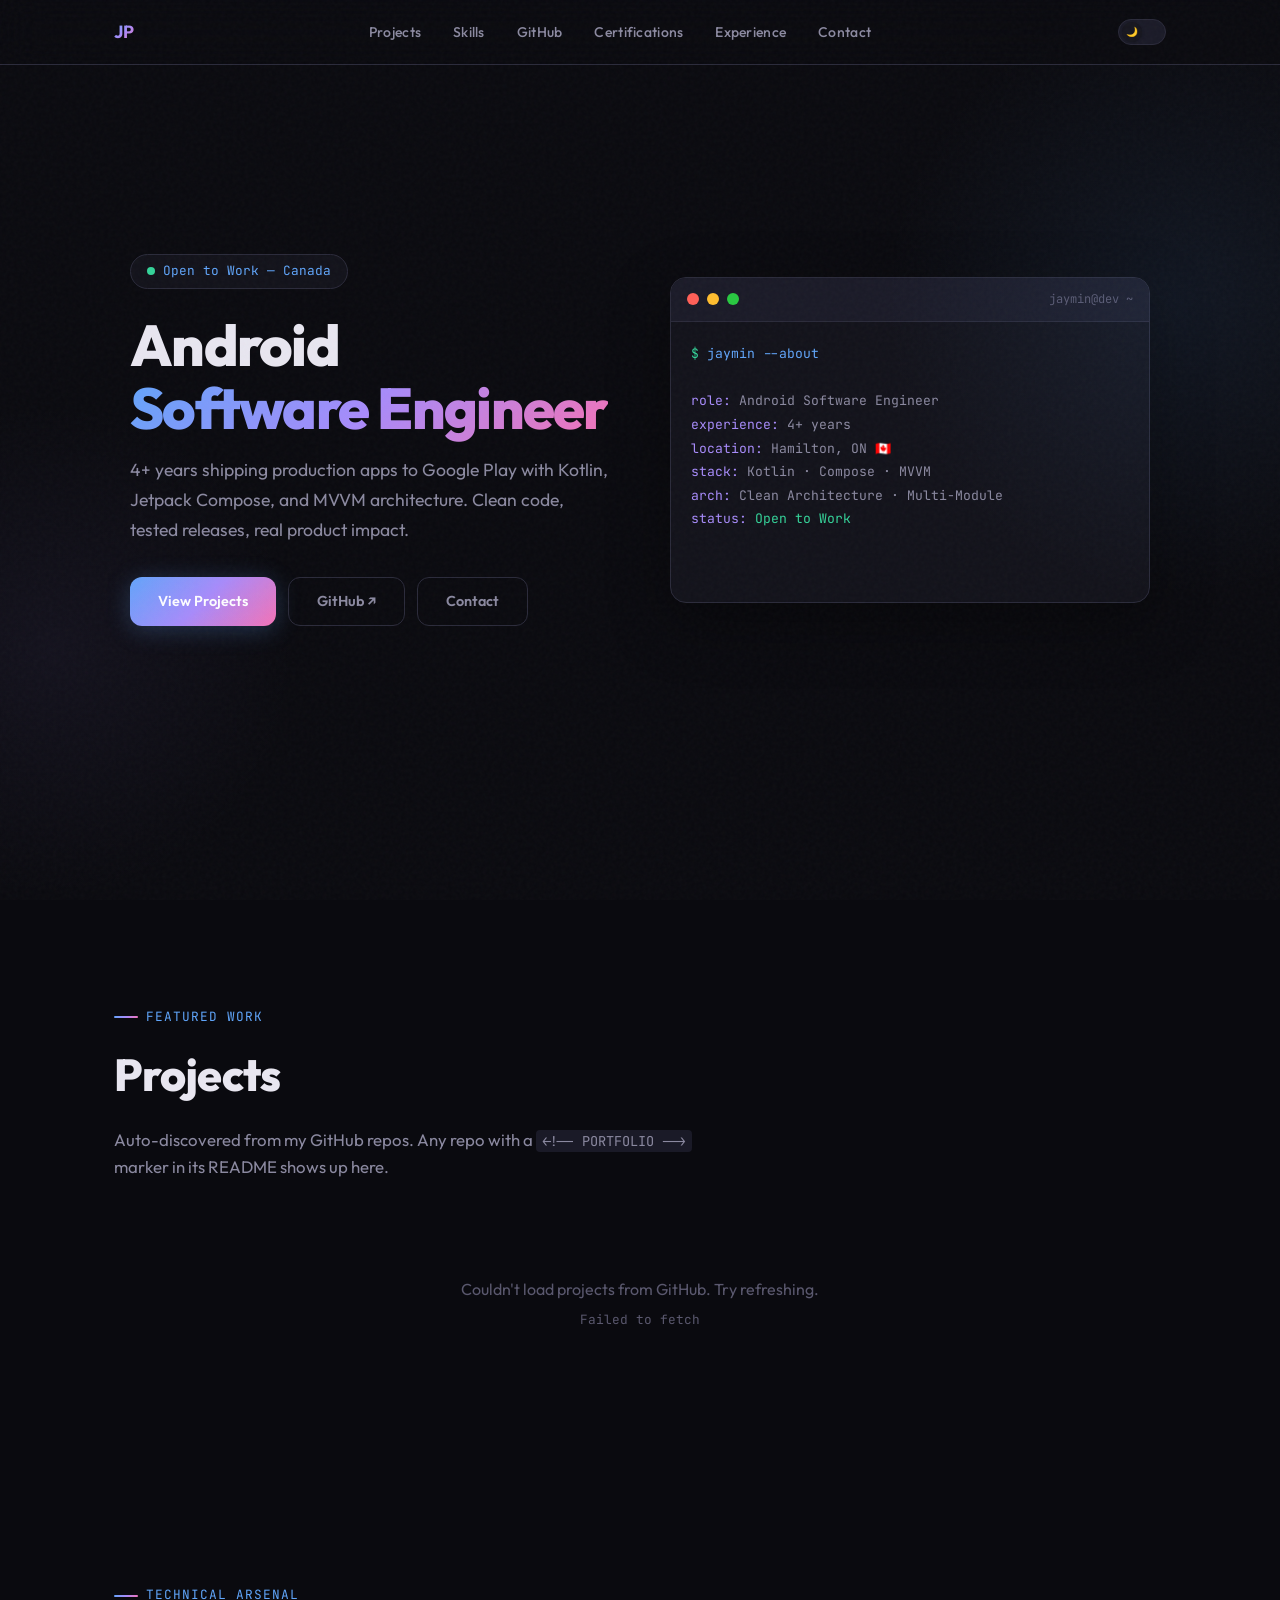
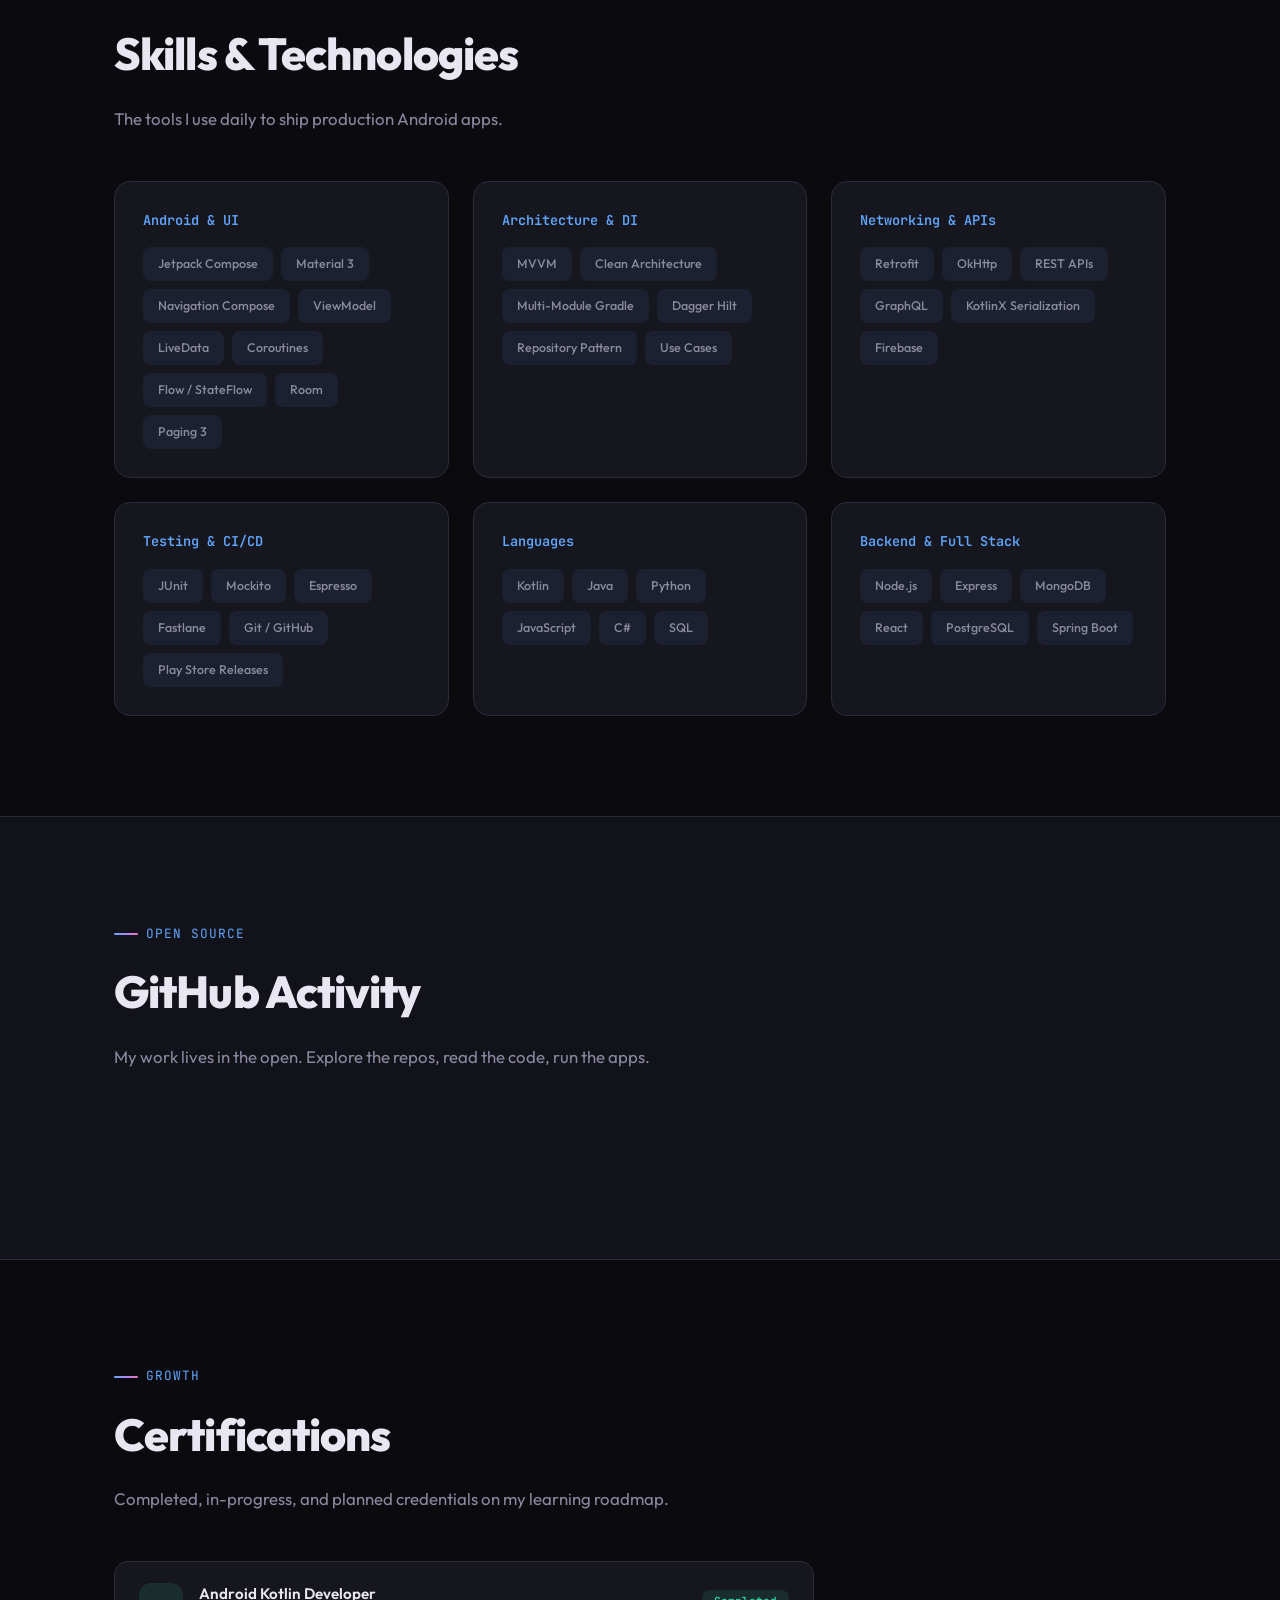
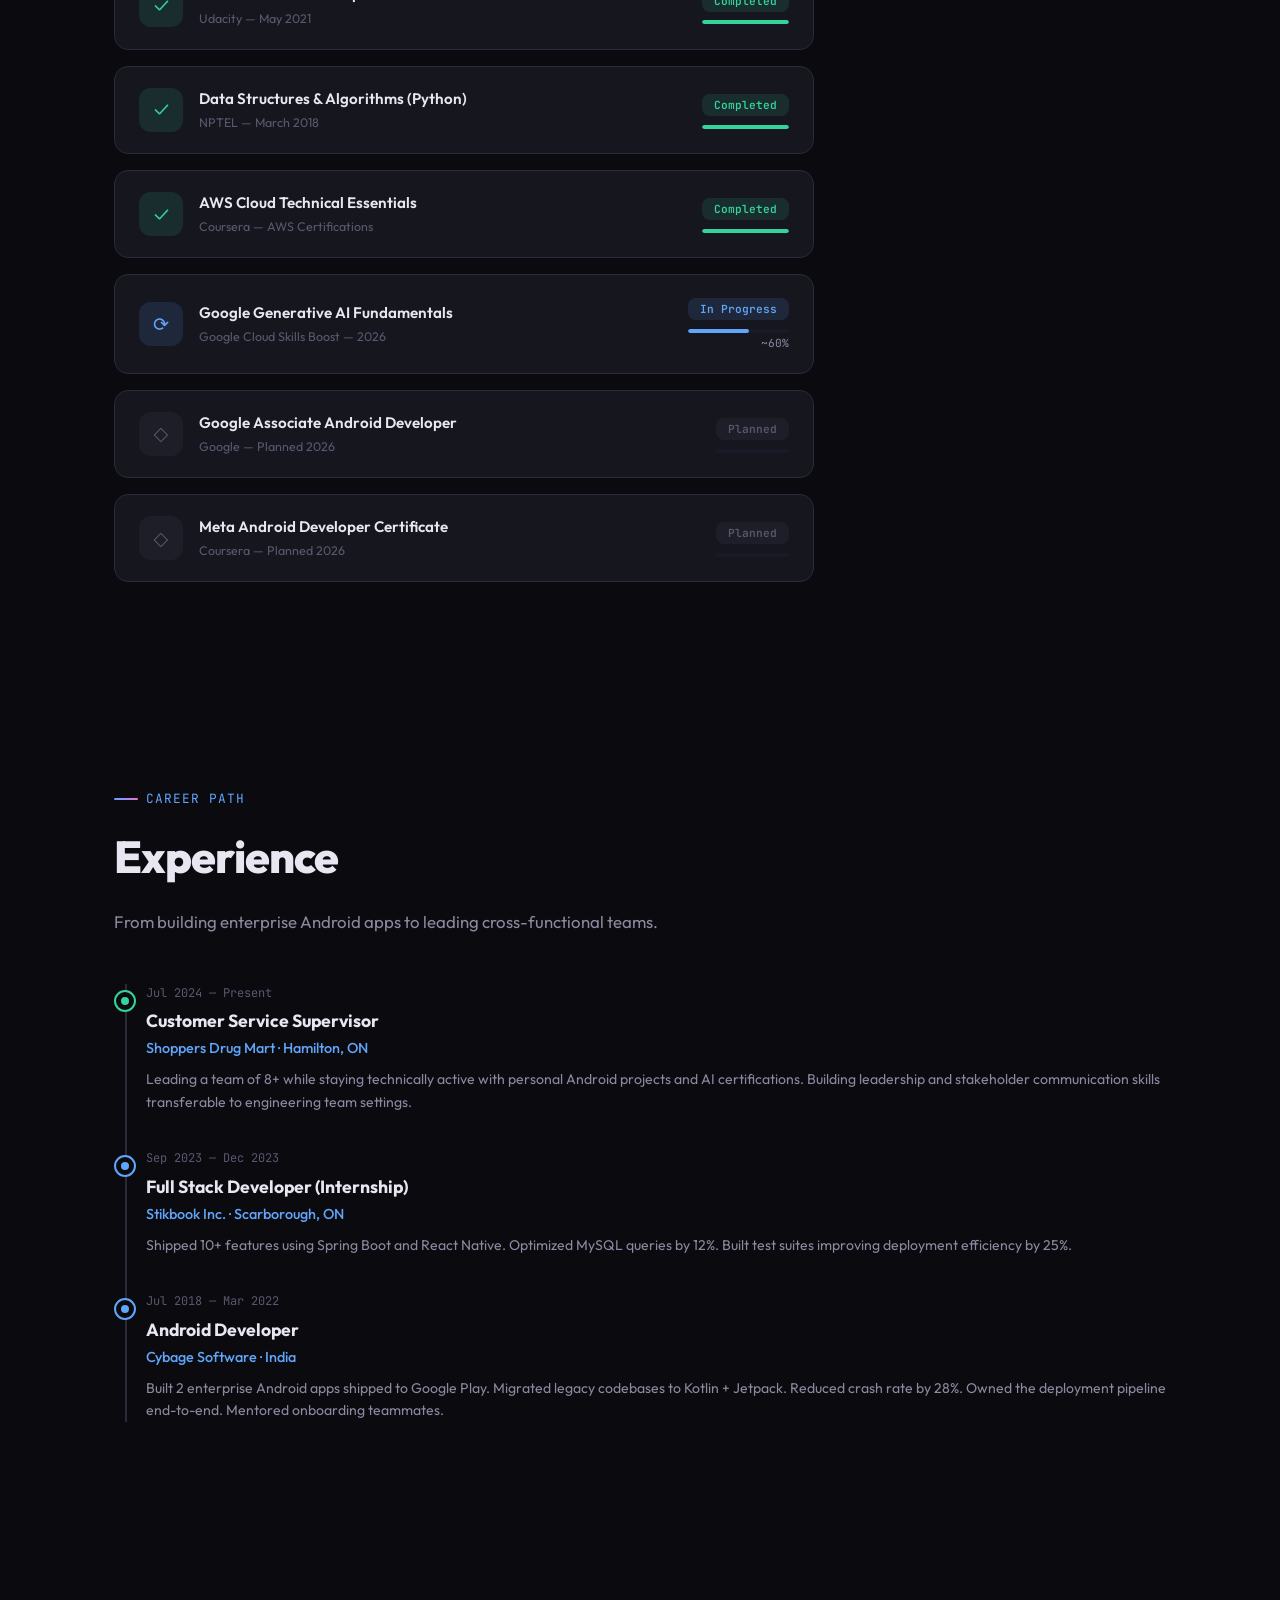
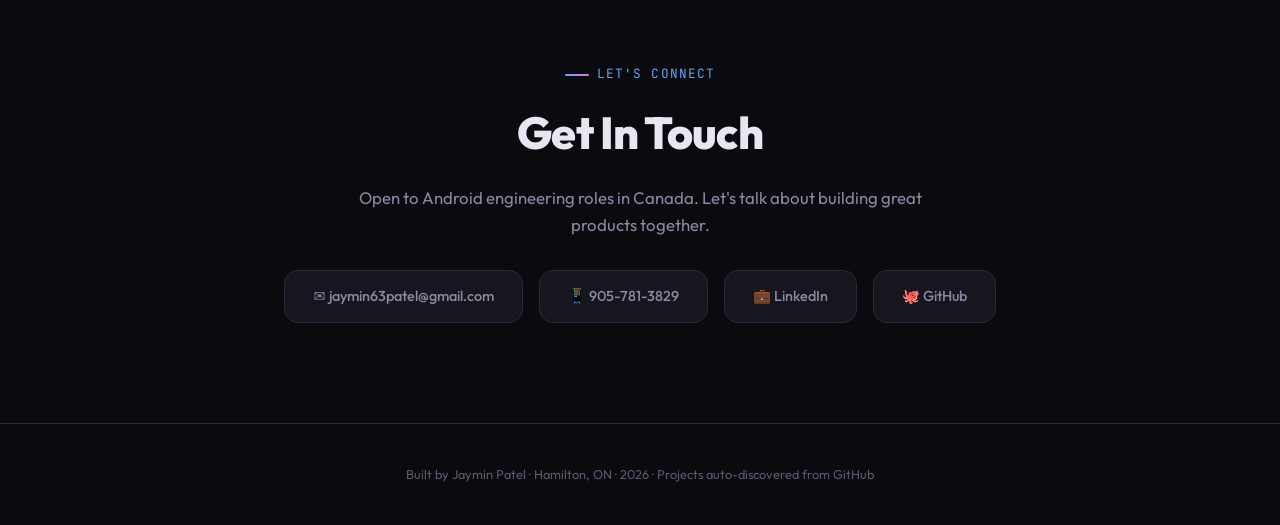
<file: index.html>
<!DOCTYPE html>
<html lang="en">
<head>
  <meta charset="UTF-8">
  <meta name="viewport" content="width=device-width, initial-scale=1.0">
  <title>Jaymin Patel — Android Software Engineer</title>
  <meta name="description" content="Android Software Engineer with 4+ years shipping production apps with Kotlin, Jetpack Compose, and MVVM architecture.">
  <link rel="preconnect" href="https://fonts.googleapis.com">
  <link href="https://fonts.googleapis.com/css2?family=JetBrains+Mono:wght@400;600&family=Outfit:wght@300;400;500;600;700;800&display=swap" rel="stylesheet">

<style>
  *, *::before, *::after {
    box-sizing: border-box;
    margin: 0;
    padding: 0;
  }

  :root {
    --bg: #0a0a0f;
    --bg2: #12121a;
    --bg3: #1a1a27;
    --text: #e8e6f0;
    --text-dim: #8b89a0;
    --text-muted: #5a586e;
    --blue: #60a5fa;
    --purple: #a78bfa;
    --green: #34d399;
    --gradient: linear-gradient(135deg, #60a5fa 0%, #a78bfa 50%, #f472b6 100%);
    --card: #16161f;
    --border: #2a2a3a;
    --font: 'Outfit', system-ui, sans-serif;
    --mono: 'JetBrains Mono', monospace;
  }

  /* light mode overrides — everything flips through the same variables */
  .light {
    --bg: #f5f5f7;
    --bg2: #eeeef0;
    --bg3: #e4e4e8;
    --text: #1a1a2e;
    --text-dim: #4a4a5e;
    --text-muted: #7a7a8e;
    --blue: #2563eb;
    --purple: #7c3aed;
    --green: #059669;
    --gradient: linear-gradient(135deg, #2563eb 0%, #7c3aed 50%, #db2777 100%);
    --card: #ffffff;
    --border: #d4d4d8;
  }

  /* tone down the grain in light mode */
  .light body::before { opacity: 0.015; }

  /* --- theme toggle switch --- */
  .theme-toggle {
    position: relative;
    width: 48px;
    height: 26px;
    background: var(--bg3);
    border-radius: 999px;
    border: 1px solid var(--border);
    cursor: pointer;
    transition: background .3s;
    margin-left: 12px;
    flex-shrink: 0;
  }
  .theme-toggle::before {
    content: '🌙';
    position: absolute;
    top: 2px; left: 3px;
    width: 20px; height: 20px;
    background: var(--card);
    border-radius: 50%;
    transition: transform .3s, background .3s;
    display: flex;
    align-items: center;
    justify-content: center;
    font-size: .6rem;
    box-shadow: 0 1px 3px rgba(0,0,0,.2);
  }
  .light .theme-toggle { background: var(--blue); }
  .light .theme-toggle::before {
    content: '☀️';
    transform: translateX(21px);
  }

  html {
    scroll-behavior: smooth;
    scrollbar-width: thin;
    scrollbar-color: var(--blue) var(--bg);
  }

  body {
    font-family: var(--font);
    background: var(--bg);
    color: var(--text);
    line-height: 1.6;
    overflow-x: hidden;
  }

  /* subtle grain texture */
  body::before {
    content: '';
    position: fixed;
    inset: 0;
    background: url("data:image/svg+xml,%3Csvg viewBox='0 0 256 256' xmlns='http://www.w3.org/2000/svg'%3E%3Cfilter id='n'%3E%3CfeTurbulence type='fractalNoise' baseFrequency='0.9' numOctaves='4' stitchTiles='stitch'/%3E%3C/filter%3E%3Crect width='100%25' height='100%25' filter='url(%23n)' opacity='0.03'/%3E%3C/svg%3E");
    pointer-events: none;
    z-index: 9999;
  }

  a { color: var(--blue); text-decoration: none; transition: color .2s; }
  a:hover { color: var(--purple); }

  .container { max-width: 1100px; margin: 0 auto; padding: 0 24px; }
  section { padding: 100px 0; }

  /* --- Nav --- */
  nav {
    position: fixed;
    top: 0; left: 0; right: 0;
    z-index: 100;
    backdrop-filter: blur(20px);
    background: rgba(10, 10, 15, .8);
    border-bottom: 1px solid var(--border);
    transition: background .3s;
  }
  .light nav {
    background: rgba(245, 245, 247, .85);
  }
  nav .container {
    display: flex;
    align-items: center;
    justify-content: space-between;
    height: 64px;
  }
  .nav-logo {
    font-weight: 700;
    font-size: 1.1rem;
    background: var(--gradient);
    -webkit-background-clip: text;
    -webkit-text-fill-color: transparent;
  }
  .nav-links { display: flex; gap: 32px; list-style: none; }
  .nav-links a {
    color: var(--text-dim);
    font-size: .875rem;
    font-weight: 500;
    letter-spacing: .02em;
  }
  .nav-links a:hover { color: var(--text); }
  .nav-toggle {
    display: none;
    background: none;
    border: none;
    color: var(--text);
    font-size: 1.5rem;
    cursor: pointer;
  }

  /* --- Hero --- */
  .hero {
    min-height: 100vh;
    display: flex;
    align-items: center;
    position: relative;
    padding-top: 80px;
  }
  /* background glow blobs */
  .hero::before {
    content: '';
    position: absolute;
    top: 0; right: -200px;
    width: 600px; height: 600px;
    background: radial-gradient(circle, rgba(96,165,250,.08) 0%, transparent 70%);
    pointer-events: none;
  }
  .hero::after {
    content: '';
    position: absolute;
    bottom: 0; left: -200px;
    width: 500px; height: 500px;
    background: radial-gradient(circle, rgba(167,139,250,.06) 0%, transparent 70%);
    pointer-events: none;
  }
  .hero-content {
    display: grid;
    grid-template-columns: 1fr 1fr;
    gap: 60px;
    align-items: center;
  }
  .hero-badge {
    display: inline-flex;
    align-items: center;
    gap: 8px;
    padding: 6px 16px;
    border-radius: 999px;
    border: 1px solid var(--border);
    background: var(--bg2);
    font-size: .8rem;
    color: var(--blue);
    margin-bottom: 24px;
    font-family: var(--mono);
  }
  .hero-badge .dot {
    width: 8px; height: 8px;
    border-radius: 50%;
    background: var(--green);
    animation: pulse 2s infinite;
  }
  @keyframes pulse { 0%, 100% { opacity: 1; } 50% { opacity: .4; } }

  .hero h1 {
    font-size: clamp(2.4rem, 5vw, 3.6rem);
    font-weight: 800;
    line-height: 1.1;
    margin-bottom: 16px;
    letter-spacing: -.03em;
  }
  .hero h1 .grad {
    background: var(--gradient);
    -webkit-background-clip: text;
    -webkit-text-fill-color: transparent;
  }
  .hero-sub {
    font-size: 1.1rem;
    color: var(--text-dim);
    line-height: 1.7;
    margin-bottom: 32px;
    max-width: 480px;
  }
  .hero-links { display: flex; gap: 12px; flex-wrap: wrap; }

  /* buttons */
  .btn {
    display: inline-flex;
    align-items: center;
    gap: 8px;
    padding: 12px 28px;
    border-radius: 12px;
    font-weight: 600;
    font-size: .9rem;
    transition: all .25s;
    border: none;
    cursor: pointer;
  }
  .btn-primary {
    background: var(--gradient);
    color: #fff;
    box-shadow: 0 4px 24px rgba(96,165,250,.25);
  }
  .btn-primary:hover {
    transform: translateY(-2px);
    box-shadow: 0 8px 32px rgba(96,165,250,.35);
    -webkit-text-fill-color: #fff;
  }
  .btn-ghost {
    background: transparent;
    border: 1px solid var(--border);
    color: var(--text-dim);
  }
  .btn-ghost:hover { border-color: var(--blue); color: var(--blue); }

  /* --- Terminal --- */
  .terminal {
    background: var(--bg2);
    border: 1px solid var(--border);
    border-radius: 16px;
    overflow: hidden;
    font-family: var(--mono);
    font-size: .82rem;
    box-shadow: 0 20px 60px rgba(0,0,0,.4);
  }
  .terminal-bar {
    display: flex;
    align-items: center;
    gap: 8px;
    padding: 12px 16px;
    background: var(--bg3);
    border-bottom: 1px solid var(--border);
  }
  .terminal-dot { width: 12px; height: 12px; border-radius: 50%; }
  .terminal-bar span { color: var(--text-muted); font-size: .75rem; margin-left: auto; }
  .terminal-body { padding: 20px; line-height: 1.8; min-height: 280px; }
  .terminal-body .prompt { color: var(--green); }
  .terminal-body .cmd { color: var(--blue); }
  .terminal-body .out { color: var(--text-dim); }
  .terminal-body .val { color: var(--purple); }
  .blinker {
    display: inline-block;
    width: 8px; height: 16px;
    background: var(--blue);
    animation: blink 1s step-end infinite;
    vertical-align: middle;
  }
  @keyframes blink { 0%, 100% { opacity: 1; } 50% { opacity: 0; } }

  /* --- Section headings --- */
  .label {
    display: inline-flex;
    align-items: center;
    gap: 8px;
    font-family: var(--mono);
    font-size: .8rem;
    color: var(--blue);
    letter-spacing: .08em;
    text-transform: uppercase;
    margin-bottom: 12px;
  }
  .label::before {
    content: '';
    width: 24px; height: 2px;
    background: var(--gradient);
    border-radius: 4px;
  }
  .section-title {
    font-size: clamp(1.8rem, 4vw, 2.8rem);
    font-weight: 800;
    letter-spacing: -.02em;
    margin-bottom: 16px;
  }
  .section-desc {
    color: var(--text-dim);
    max-width: 600px;
    font-size: 1.05rem;
    margin-bottom: 48px;
  }

  /* --- Project cards (filled from github) --- */
  .projects-loading {
    text-align: center;
    padding: 60px 0;
    color: var(--text-muted);
    font-family: var(--mono);
    font-size: .85rem;
  }
  .spinner {
    width: 32px; height: 32px;
    border: 3px solid var(--border);
    border-top-color: var(--blue);
    border-radius: 50%;
    animation: spin .8s linear infinite;
    margin: 0 auto 16px;
  }
  @keyframes spin { to { transform: rotate(360deg); } }

  .project-card {
    display: grid;
    grid-template-columns: 1fr 1fr;
    gap: 48px;
    align-items: center;
    padding: 48px;
    background: var(--card);
    border: 1px solid var(--border);
    border-radius: 20px;
    margin-bottom: 32px;
    transition: border-color .3s;
    opacity: 0;
    transform: translateY(30px);
    animation: cardUp .5s ease-out forwards;
  }
  .project-card:hover { border-color: var(--blue); }
  .project-card:nth-child(even) { direction: rtl; }
  .project-card:nth-child(even) > * { direction: ltr; }
  @keyframes cardUp { to { opacity: 1; transform: translateY(0); } }

  .project-num { font-family: var(--mono); font-size: .75rem; color: var(--text-muted); margin-bottom: 8px; }
  .project-title { font-size: 1.6rem; font-weight: 700; margin-bottom: 8px; }
  .project-subtitle { color: var(--blue); font-size: .85rem; font-weight: 500; margin-bottom: 16px; }
  .project-desc { color: var(--text-dim); font-size: .92rem; margin-bottom: 20px; line-height: 1.7; }
  .project-tags { display: flex; flex-wrap: wrap; gap: 6px; margin-bottom: 20px; }
  .tag {
    padding: 4px 12px;
    border-radius: 8px;
    font-size: .75rem;
    font-weight: 500;
    background: rgba(96,165,250,.1);
    color: var(--blue);
    border: 1px solid rgba(96,165,250,.15);
  }
  .project-meta { font-family: var(--mono); font-size: .75rem; color: var(--text-muted); margin-bottom: 12px; }

  /* phone mockup */
  .phone-mockup { position: relative; width: 260px; margin: 0 auto; }
  .phone-frame {
    background: var(--bg3);
    border: 3px solid var(--border);
    border-radius: 32px;
    padding: 12px;
    aspect-ratio: 9/18;
    overflow: hidden;
    box-shadow: 0 20px 60px rgba(0,0,0,.3);
  }
  .phone-notch {
    width: 100px; height: 24px;
    background: var(--bg2);
    border-radius: 0 0 16px 16px;
    margin: 0 auto 8px;
  }
  .phone-screen { border-radius: 20px; overflow: hidden; height: calc(100% - 32px); }
  .screen-inner { width: 100%; height: 100%; display: flex; flex-direction: column; font-size: .65rem; }
  .screen-bar {
    padding: 8px 12px;
    display: flex;
    align-items: center;
    justify-content: space-between;
    font-weight: 600;
    font-size: .7rem;
  }
  .screen-body { flex: 1; padding: 8px 12px; overflow: hidden; }
  .screen-row {
    padding: 6px 8px;
    background: rgba(255,255,255,.04);
    border-radius: 6px;
    margin-bottom: 4px;
    font-size: .55rem;
  }
  .screen-row b { display: block; margin-bottom: 1px; }

  /* --- Skills --- */
  .skills-grid {
    display: grid;
    grid-template-columns: repeat(auto-fit, minmax(300px, 1fr));
    gap: 24px;
  }
  .skill-group {
    padding: 28px;
    background: var(--card);
    border: 1px solid var(--border);
    border-radius: 16px;
  }
  .skill-group-title {
    font-size: .85rem;
    font-weight: 600;
    color: var(--blue);
    margin-bottom: 16px;
    font-family: var(--mono);
  }
  .skill-group-items { display: flex; flex-wrap: wrap; gap: 8px; }
  .chip {
    padding: 6px 14px;
    border-radius: 8px;
    font-size: .78rem;
    font-weight: 500;
    background: rgba(96,165,250,.08);
    color: var(--text-dim);
    border: 1px solid transparent;
    transition: all .2s;
  }
  .chip:hover { border-color: var(--blue); color: var(--blue); }

  /* --- GitHub --- */
  .gh-section {
    background: var(--bg2);
    border-top: 1px solid var(--border);
    border-bottom: 1px solid var(--border);
  }
  .gh-stats {
    display: grid;
    grid-template-columns: repeat(auto-fit, minmax(160px, 1fr));
    gap: 20px;
    margin-bottom: 40px;
  }
  .gh-stat {
    padding: 24px;
    background: var(--card);
    border: 1px solid var(--border);
    border-radius: 16px;
    text-align: center;
  }
  .gh-stat-num {
    font-size: 2rem;
    font-weight: 800;
    background: var(--gradient);
    -webkit-background-clip: text;
    -webkit-text-fill-color: transparent;
  }
  .gh-stat-label { color: var(--text-muted); font-size: .82rem; margin-top: 4px; }

  .gh-profile {
    padding: 28px;
    background: var(--card);
    border: 1px solid var(--border);
    border-radius: 16px;
    display: flex;
    align-items: center;
    gap: 24px;
    margin-bottom: 32px;
  }
  .gh-avatar {
    width: 72px; height: 72px;
    border-radius: 50%;
    border: 3px solid var(--blue);
    object-fit: cover;
  }
  .gh-profile-info h3 { font-size: 1.2rem; font-weight: 700; }
  .gh-profile-info p { color: var(--text-dim); font-size: .88rem; }
  .gh-username { font-family: var(--mono); color: var(--blue); font-size: .82rem; }

  .gh-repos {
    display: grid;
    grid-template-columns: repeat(auto-fit, minmax(300px, 1fr));
    gap: 16px;
  }
  .gh-repo-card {
    padding: 20px;
    background: var(--card);
    border: 1px solid var(--border);
    border-radius: 12px;
    transition: border-color .3s;
  }
  .gh-repo-card:hover { border-color: var(--blue); }
  .gh-repo-card h4 { font-weight: 600; font-size: .95rem; color: var(--blue); margin-bottom: 4px; }
  .gh-repo-card p { font-size: .82rem; color: var(--text-dim); margin-bottom: 12px; line-height: 1.5; }
  .gh-repo-footer {
    display: flex;
    align-items: center;
    gap: 16px;
    font-size: .75rem;
    color: var(--text-muted);
  }
  .lang-dot {
    width: 10px; height: 10px;
    border-radius: 50%;
    display: inline-block;
    margin-right: 4px;
  }

  /* --- Certs --- */
  .cert-list { display: grid; gap: 16px; max-width: 700px; }
  .cert {
    padding: 20px 24px;
    background: var(--card);
    border: 1px solid var(--border);
    border-radius: 14px;
    display: grid;
    grid-template-columns: auto 1fr auto;
    gap: 16px;
    align-items: center;
    transition: border-color .3s;
  }
  .cert:hover { border-color: var(--blue); }
  .cert-icon {
    width: 44px; height: 44px;
    border-radius: 12px;
    display: flex;
    align-items: center;
    justify-content: center;
    font-size: 1.2rem;
  }
  .cert-icon.done { background: rgba(52,211,153,.12); color: var(--green); }
  .cert-icon.wip { background: rgba(96,165,250,.12); color: var(--blue); }
  .cert-icon.soon { background: rgba(90,88,110,.12); color: var(--text-muted); }
  .cert-info h4 { font-size: .95rem; font-weight: 600; margin-bottom: 2px; }
  .cert-info p { font-size: .78rem; color: var(--text-muted); }
  .cert-right { text-align: right; }
  .cert-badge {
    padding: 4px 12px;
    border-radius: 8px;
    font-size: .7rem;
    font-weight: 600;
    font-family: var(--mono);
  }
  .cert-badge.done { background: rgba(52,211,153,.12); color: var(--green); }
  .cert-badge.wip { background: rgba(96,165,250,.12); color: var(--blue); }
  .cert-badge.soon { background: rgba(90,88,110,.12); color: var(--text-muted); }
  .progress-track {
    height: 4px;
    background: var(--bg3);
    border-radius: 4px;
    overflow: hidden;
    margin-top: 8px;
  }
  .progress-fill {
    height: 100%;
    border-radius: 4px;
    transition: width 1.5s ease-out;
  }
  .progress-fill.done { width: 100%; background: var(--green); }
  .progress-fill.wip { background: var(--blue); }
  .progress-fill.soon { width: 0; background: var(--text-muted); }
  .progress-label { font-size: .7rem; color: var(--text-dim); font-family: var(--mono); margin-top: 2px; }

  /* --- Timeline --- */
  .timeline { position: relative; padding-left: 32px; }
  .timeline::before {
    content: '';
    position: absolute;
    left: 11px; top: 0; bottom: 0;
    width: 2px;
    background: var(--border);
  }
  .tl-item { position: relative; margin-bottom: 36px; }
  .tl-dot {
    position: absolute;
    left: -32px; top: 6px;
    width: 22px; height: 22px;
    border-radius: 50%;
    background: var(--bg);
    border: 2px solid var(--blue);
    display: flex;
    align-items: center;
    justify-content: center;
  }
  .tl-dot::after {
    content: '';
    width: 8px; height: 8px;
    border-radius: 50%;
    background: var(--blue);
  }
  .tl-item.now .tl-dot { border-color: var(--green); }
  .tl-item.now .tl-dot::after { background: var(--green); }
  .tl-date { font-family: var(--mono); font-size: .75rem; color: var(--text-muted); margin-bottom: 4px; }
  .tl-title { font-size: 1.1rem; font-weight: 700; margin-bottom: 2px; }
  .tl-company { color: var(--blue); font-size: .9rem; font-weight: 500; margin-bottom: 8px; }
  .tl-desc { color: var(--text-dim); font-size: .88rem; line-height: 1.6; }

  /* --- Contact --- */
  .contact { text-align: center; }
  .contact-links {
    display: flex;
    justify-content: center;
    gap: 16px;
    flex-wrap: wrap;
    margin-top: 32px;
  }
  .contact-link {
    display: flex;
    align-items: center;
    gap: 8px;
    padding: 14px 28px;
    background: var(--card);
    border: 1px solid var(--border);
    border-radius: 14px;
    color: var(--text-dim);
    font-weight: 500;
    font-size: .9rem;
    transition: all .25s;
  }
  .contact-link:hover {
    border-color: var(--blue);
    color: var(--blue);
    transform: translateY(-2px);
  }
  footer {
    padding: 40px 0;
    text-align: center;
    border-top: 1px solid var(--border);
    color: var(--text-muted);
    font-size: .8rem;
  }

  /* scroll reveal */
  .reveal {
    opacity: 0;
    transform: translateY(30px);
    transition: opacity .6s ease-out, transform .6s ease-out;
  }
  .reveal.in { opacity: 1; transform: translateY(0); }

  /* --- Mobile --- */
  @media (max-width: 768px) {
    .nav-links {
      display: none;
      position: absolute;
      top: 64px; left: 0; right: 0;
      background: var(--bg2);
      flex-direction: column;
      padding: 24px;
      gap: 20px;
      border-bottom: 1px solid var(--border);
    }
    .nav-links.open { display: flex; }
    .light .nav-links { background: var(--bg); }
    .nav-toggle { display: block; }
    .hero-content { grid-template-columns: 1fr; text-align: center; }
    .hero-sub { margin: 0 auto 32px; }
    .hero-links { justify-content: center; }
    .phone-mockup { width: 200px; }
    .project-card { grid-template-columns: 1fr; padding: 24px; }
    .project-card:nth-child(even) { direction: ltr; }
    .skills-grid { grid-template-columns: 1fr; }
    .gh-profile { flex-direction: column; text-align: center; }
    .cert { grid-template-columns: 1fr; text-align: center; }
    .cert-icon { margin: 0 auto; }
    .cert-right { text-align: center; }
    section { padding: 60px 0; }
  }
</style>
</head>
<body>

<!-- Nav -->
<nav>
  <div class="container">
    <a href="#" class="nav-logo">JP</a>
    <button class="nav-toggle" onclick="document.querySelector('.nav-links').classList.toggle('open')" aria-label="Menu">&#9776;</button>
    <ul class="nav-links">
      <li><a href="#projects" onclick="this.closest('.nav-links').classList.remove('open')">Projects</a></li>
      <li><a href="#skills" onclick="this.closest('.nav-links').classList.remove('open')">Skills</a></li>
      <li><a href="#github" onclick="this.closest('.nav-links').classList.remove('open')">GitHub</a></li>
      <li><a href="#certs" onclick="this.closest('.nav-links').classList.remove('open')">Certifications</a></li>
      <li><a href="#experience" onclick="this.closest('.nav-links').classList.remove('open')">Experience</a></li>
      <li><a href="#contact" onclick="this.closest('.nav-links').classList.remove('open')">Contact</a></li>
    </ul>
    <div class="theme-toggle" id="theme-toggle" onclick="toggleTheme()" title="Toggle light/dark mode"></div>
  </div>
</nav>

<!-- Hero -->
<section class="hero">
  <div class="container">
    <div class="hero-content">
      <div>
        <div class="hero-badge"><span class="dot"></span> Open to Work — Canada</div>
        <h1>Android<br><span class="grad">Software Engineer</span></h1>
        <p class="hero-sub">4+ years shipping production apps to Google Play with Kotlin, Jetpack Compose, and MVVM architecture. Clean code, tested releases, real product impact.</p>
        <div class="hero-links">
          <a href="#projects" class="btn btn-primary">View Projects</a>
          <a href="https://github.com/jayminpatel12" target="_blank" class="btn btn-ghost">GitHub ↗</a>
          <a href="mailto:jaymin63patel@gmail.com" class="btn btn-ghost">Contact</a>
        </div>
      </div>
      <div>
        <div class="terminal">
          <div class="terminal-bar">
            <div class="terminal-dot" style="background:#ff5f57"></div>
            <div class="terminal-dot" style="background:#ffbd2e"></div>
            <div class="terminal-dot" style="background:#28c840"></div>
            <span>jaymin@dev ~</span>
          </div>
          <div class="terminal-body" id="term"></div>
        </div>
      </div>
    </div>
  </div>
</section>

<!-- Projects — these get filled in from GitHub -->
<section id="projects">
  <div class="container">
    <div class="label">Featured Work</div>
    <h2 class="section-title">Projects</h2>
    <p class="section-desc">Auto-discovered from my GitHub repos. Any repo with a <code style="background:var(--bg3);padding:2px 6px;border-radius:4px;font-family:var(--mono);font-size:.85rem">&lt;!-- PORTFOLIO --&gt;</code> marker in its README shows up here.</p>
    <div id="projects-root">
      <div class="projects-loading"><div class="spinner"></div>Loading projects from GitHub...</div>
    </div>
  </div>
</section>

<!-- Skills -->
<section id="skills">
  <div class="container">
    <div class="label">Technical Arsenal</div>
    <h2 class="section-title">Skills & Technologies</h2>
    <p class="section-desc">The tools I use daily to ship production Android apps.</p>
    <div class="skills-grid reveal">
      <div class="skill-group">
        <div class="skill-group-title">Android & UI</div>
        <div class="skill-group-items">
          <span class="chip">Jetpack Compose</span><span class="chip">Material 3</span><span class="chip">Navigation Compose</span><span class="chip">ViewModel</span><span class="chip">LiveData</span><span class="chip">Coroutines</span><span class="chip">Flow / StateFlow</span><span class="chip">Room</span><span class="chip">Paging 3</span>
        </div>
      </div>
      <div class="skill-group">
        <div class="skill-group-title">Architecture & DI</div>
        <div class="skill-group-items">
          <span class="chip">MVVM</span><span class="chip">Clean Architecture</span><span class="chip">Multi-Module Gradle</span><span class="chip">Dagger Hilt</span><span class="chip">Repository Pattern</span><span class="chip">Use Cases</span>
        </div>
      </div>
      <div class="skill-group">
        <div class="skill-group-title">Networking & APIs</div>
        <div class="skill-group-items">
          <span class="chip">Retrofit</span><span class="chip">OkHttp</span><span class="chip">REST APIs</span><span class="chip">GraphQL</span><span class="chip">KotlinX Serialization</span><span class="chip">Firebase</span>
        </div>
      </div>
      <div class="skill-group">
        <div class="skill-group-title">Testing & CI/CD</div>
        <div class="skill-group-items">
          <span class="chip">JUnit</span><span class="chip">Mockito</span><span class="chip">Espresso</span><span class="chip">Fastlane</span><span class="chip">Git / GitHub</span><span class="chip">Play Store Releases</span>
        </div>
      </div>
      <div class="skill-group">
        <div class="skill-group-title">Languages</div>
        <div class="skill-group-items">
          <span class="chip">Kotlin</span><span class="chip">Java</span><span class="chip">Python</span><span class="chip">JavaScript</span><span class="chip">C#</span><span class="chip">SQL</span>
        </div>
      </div>
      <div class="skill-group">
        <div class="skill-group-title">Backend & Full Stack</div>
        <div class="skill-group-items">
          <span class="chip">Node.js</span><span class="chip">Express</span><span class="chip">MongoDB</span><span class="chip">React</span><span class="chip">PostgreSQL</span><span class="chip">Spring Boot</span>
        </div>
      </div>
    </div>
  </div>
</section>

<!-- GitHub — also filled dynamically -->
<section id="github" class="gh-section">
  <div class="container">
    <div class="label">Open Source</div>
    <h2 class="section-title">GitHub Activity</h2>
    <p class="section-desc">My work lives in the open. Explore the repos, read the code, run the apps.</p>
    <div id="gh-profile-root"></div>
    <div class="gh-stats reveal" id="gh-stats-root"></div>
    <div class="gh-repos reveal" id="gh-repos-root"></div>
  </div>
</section>

<!-- Certifications -->
<section id="certs">
  <div class="container">
    <div class="label">Growth</div>
    <h2 class="section-title">Certifications</h2>
    <p class="section-desc">Completed, in-progress, and planned credentials on my learning roadmap.</p>
    <div class="cert-list reveal">

      <div class="cert">
        <div class="cert-icon done">✓</div>
        <div class="cert-info"><h4>Android Kotlin Developer</h4><p>Udacity — May 2021</p></div>
        <div class="cert-right"><span class="cert-badge done">Completed</span><div class="progress-track"><div class="progress-fill done"></div></div></div>
      </div>

      <div class="cert">
        <div class="cert-icon done">✓</div>
        <div class="cert-info"><h4>Data Structures & Algorithms (Python)</h4><p>NPTEL — March 2018</p></div>
        <div class="cert-right"><span class="cert-badge done">Completed</span><div class="progress-track"><div class="progress-fill done"></div></div></div>
      </div>

      <div class="cert">
        <div class="cert-icon done">✓</div>
        <div class="cert-info"><h4>AWS Cloud Technical Essentials</h4><p>Coursera — AWS Certifications</p></div>
        <div class="cert-right"><span class="cert-badge done">Completed</span><div class="progress-track"><div class="progress-fill done"></div></div></div>
      </div>

      <div class="cert">
        <div class="cert-icon wip">⟳</div>
        <div class="cert-info"><h4>Google Generative AI Fundamentals</h4><p>Google Cloud Skills Boost — 2026</p></div>
        <div class="cert-right">
          <span class="cert-badge wip">In Progress</span>
          <div class="progress-track"><div class="progress-fill wip" data-w="60"></div></div>
          <div class="progress-label">~60%</div>
        </div>
      </div>

      <div class="cert">
        <div class="cert-icon soon">◇</div>
        <div class="cert-info"><h4>Google Associate Android Developer</h4><p>Google — Planned 2026</p></div>
        <div class="cert-right"><span class="cert-badge soon">Planned</span><div class="progress-track"><div class="progress-fill soon" data-w="0"></div></div></div>
      </div>

      <div class="cert">
        <div class="cert-icon soon">◇</div>
        <div class="cert-info"><h4>Meta Android Developer Certificate</h4><p>Coursera — Planned 2026</p></div>
        <div class="cert-right"><span class="cert-badge soon">Planned</span><div class="progress-track"><div class="progress-fill soon" data-w="0"></div></div></div>
      </div>

    </div>
  </div>
</section>

<!-- Experience -->
<section id="experience">
  <div class="container">
    <div class="label">Career Path</div>
    <h2 class="section-title">Experience</h2>
    <p class="section-desc">From building enterprise Android apps to leading cross-functional teams.</p>
    <div class="timeline reveal">
      <div class="tl-item now">
        <div class="tl-dot"></div>
        <div class="tl-date">Jul 2024 — Present</div>
        <div class="tl-title">Customer Service Supervisor</div>
        <div class="tl-company">Shoppers Drug Mart · Hamilton, ON</div>
        <div class="tl-desc">Leading a team of 8+ while staying technically active with personal Android projects and AI certifications. Building leadership and stakeholder communication skills transferable to engineering team settings.</div>
      </div>
      <div class="tl-item">
        <div class="tl-dot"></div>
        <div class="tl-date">Sep 2023 — Dec 2023</div>
        <div class="tl-title">Full Stack Developer (Internship)</div>
        <div class="tl-company">Stikbook Inc. · Scarborough, ON</div>
        <div class="tl-desc">Shipped 10+ features using Spring Boot and React Native. Optimized MySQL queries by 12%. Built test suites improving deployment efficiency by 25%.</div>
      </div>
      <div class="tl-item">
        <div class="tl-dot"></div>
        <div class="tl-date">Jul 2018 — Mar 2022</div>
        <div class="tl-title">Android Developer</div>
        <div class="tl-company">Cybage Software · India</div>
        <div class="tl-desc">Built 2 enterprise Android apps shipped to Google Play. Migrated legacy codebases to Kotlin + Jetpack. Reduced crash rate by 28%. Owned the deployment pipeline end-to-end. Mentored onboarding teammates.</div>
      </div>
    </div>
  </div>
</section>

<!-- Contact -->
<section id="contact" class="contact">
  <div class="container">
    <div class="label" style="justify-content:center">Let's Connect</div>
    <h2 class="section-title" style="text-align:center">Get In Touch</h2>
    <p class="section-desc" style="margin:0 auto 32px;text-align:center">Open to Android engineering roles in Canada. Let's talk about building great products together.</p>
    <div class="contact-links reveal">
      <a href="mailto:jaymin63patel@gmail.com" class="contact-link">✉️ jaymin63patel@gmail.com</a>
      <a href="tel:905-781-3829" class="contact-link">📱 905-781-3829</a>
      <a href="https://linkedin.com/in/jayminpatel12" target="_blank" class="contact-link">💼 LinkedIn</a>
      <a href="https://github.com/jayminpatel12" target="_blank" class="contact-link">🐙 GitHub</a>
    </div>
  </div>
</section>

<footer><div class="container"><p>Built by Jaymin Patel · Hamilton, ON · 2026 · Projects auto-discovered from GitHub</p></div></footer>

<script>
/*
 * Theme toggle — saves preference to localStorage so it
 * sticks between visits. Defaults to dark.
 */
function toggleTheme() {
  var isLight = document.documentElement.classList.toggle('light');
  localStorage.setItem('theme', isLight ? 'light' : 'dark');
}

// apply saved preference on load (before anything renders)
(function() {
  var saved = localStorage.getItem('theme');
  if (saved === 'light') {
    document.documentElement.classList.add('light');
  }
})();


/*
 * Auto-discover portfolio projects from GitHub.
 *
 * How this works: on load, we fetch all public repos and check each
 * README for a <!-- PORTFOLIO ... --> comment. If found, we parse the
 * key:value pairs inside and render a project card. The comment is
 * invisible on GitHub (it's just HTML comments), so only this site
 * reads it.
 *
 * To add a project: drop the comment block in any repo's README.
 * To remove: delete the comment. That's it, no config files.
 */

// just change this if your username is different
var GH_USER = 'jayminpatel12';

// phone mockup color themes - we just cycle through them
var themes = [
  { bg: 'linear-gradient(180deg,#1a1f35,#0f1629)', accent: '#60a5fa', bar: 'rgba(96,165,250,.1)' },
  { bg: 'linear-gradient(180deg,#1a2520,#0f1a16)', accent: '#34d399', bar: 'rgba(52,211,153,.1)' },
  { bg: 'linear-gradient(180deg,#1f1a2e,#14102a)', accent: '#a78bfa', bar: 'rgba(167,139,250,.1)' },
  { bg: 'linear-gradient(180deg,#2a1a1a,#1a0f0f)', accent: '#f87171', bar: 'rgba(248,113,113,.1)' },
  { bg: 'linear-gradient(180deg,#1a1f2a,#0f1520)', accent: '#38bdf8', bar: 'rgba(56,189,248,.1)' }
];

// github language colors (just the ones i actually use)
var langColors = {
  Kotlin: '#A97BFF',
  Java: '#B07219',
  JavaScript: '#F0DB4F',
  TypeScript: '#3178C6',
  Python: '#3776AB',
  HTML: '#E34F26',
  'C#': '#239120',
  Swift: '#F05138'
};


// --- github api stuff ---

function getRepos() {
  return fetch('https://api.github.com/users/' + GH_USER + '/repos?per_page=100&sort=updated')
    .then(function(r) { return r.json(); });
}

function getProfile() {
  return fetch('https://api.github.com/users/' + GH_USER)
    .then(function(r) { return r.json(); });
}

function getReadme(name) {
  // the raw+json accept header gives us the readme text directly
  return fetch('https://api.github.com/repos/' + GH_USER + '/' + name + '/readme', {
    headers: { 'Accept': 'application/vnd.github.raw+json' }
  })
  .then(function(r) { return r.ok ? r.text() : null; })
  .catch(function() { return null; }); // 404 = no readme, that's fine
}


// --- parse the portfolio block from a readme ---

function parsePortfolioBlock(text) {
  if (!text) return null;

  // look for <!-- PORTFOLIO ... -->
  var m = text.match(/<!--\s*PORTFOLIO\s*\n([\s\S]*?)-->/i);
  if (!m) return null;

  var data = {};
  var lines = m[1].split('\n');

  for (var i = 0; i < lines.length; i++) {
    var colon = lines[i].indexOf(':');
    if (colon < 1) continue; // skip empty or malformed lines

    var key = lines[i].substring(0, colon).trim().toLowerCase();
    var val = lines[i].substring(colon + 1).trim();
    if (key && val) data[key] = val;
  }

  // at minimum we need a title
  return data.title ? data : null;
}


// --- build the html for a single project card ---

function makeProjectCard(meta, repo, idx) {
  var theme = themes[idx % themes.length];
  var icon = meta.icon || '📱';
  var tags = (meta.tags || '').split(',');

  // mockup screen: show the first few tags as "feature" rows
  var mockupRows = '';
  for (var i = 0; i < Math.min(tags.length, 4); i++) {
    mockupRows += '<div class="screen-row"><b>' + tags[i].trim() + '</b></div>';
  }

  var stars = repo.stargazers_count || 0;
  var forks = repo.forks_count || 0;

  // only show star/fork count if there actually are any
  var metaLine = '';
  if (stars > 0 || forks > 0) {
    metaLine = '<div class="project-meta">';
    if (stars) metaLine += '⭐ ' + stars;
    if (stars && forks) metaLine += ' · ';
    if (forks) metaLine += '🍴 ' + forks;
    metaLine += '</div>';
  }

  // optional live demo link
  var demoBtn = '';
  if (repo.homepage) {
    demoBtn = ' <a href="' + repo.homepage + '" target="_blank" class="btn btn-ghost" style="padding:8px 18px;font-size:.8rem">Live Demo ↗</a>';
  }

  var tagChips = '';
  for (var t = 0; t < tags.length; t++) {
    var trimmed = tags[t].trim();
    if (trimmed) tagChips += '<span class="tag">' + trimmed + '</span>';
  }

  // stagger the entrance animation a bit
  var delay = idx * 0.15;

  return '' +
    '<div class="project-card" style="animation-delay:' + delay + 's">' +
      '<div>' +
        '<div class="project-num">' + String(idx + 1).padStart(2, '0') + '</div>' +
        '<h3 class="project-title">' + meta.title + '</h3>' +
        '<p class="project-subtitle">' + (meta.subtitle || repo.description || '') + '</p>' +
        '<p class="project-desc">' + (meta.description || repo.description || '') + '</p>' +
        '<div class="project-tags">' + tagChips + '</div>' +
        metaLine +
        '<div style="display:flex;gap:12px">' +
          '<a href="' + repo.html_url + '" target="_blank" class="btn btn-ghost" style="padding:8px 18px;font-size:.8rem">Source Code ↗</a>' +
          demoBtn +
        '</div>' +
      '</div>' +
      '<div>' +
        '<div class="phone-mockup"><div class="phone-frame"><div class="phone-notch"></div><div class="phone-screen">' +
          '<div class="screen-inner" style="background:' + theme.bg + '">' +
            '<div class="screen-bar" style="background:' + theme.bar + ';color:' + theme.accent + '">' +
              '<div>' + icon + ' ' + meta.title + '</div>' +
              '<div style="font-size:.5rem">⋮</div>' +
            '</div>' +
            '<div class="screen-body">' +
              '<div style="font-size:.5rem;color:' + theme.accent + ';font-weight:600;margin-bottom:6px">Features</div>' +
              mockupRows +
              '<div style="margin-top:8px;padding:10px;border-radius:8px;background:rgba(255,255,255,.03);text-align:center">' +
                '<div style="font-size:1.4rem;margin-bottom:4px">' + icon + '</div>' +
                '<div style="font-size:.5rem;color:var(--text-muted)">' + (repo.language || 'Multi-language') + '</div>' +
              '</div>' +
            '</div>' +
          '</div>' +
        '</div></div></div>' +
      '</div>' +
    '</div>';
}


// --- render the github profile + stats + repo cards ---

function renderGitHub(repos, profile) {
  // profile card
  if (profile && profile.login) {
    document.getElementById('gh-profile-root').innerHTML = '' +
      '<div class="gh-profile reveal">' +
        '<img src="' + profile.avatar_url + '" alt="' + profile.login + '" class="gh-avatar">' +
        '<div class="gh-profile-info">' +
          '<h3>' + (profile.name || profile.login) + '</h3>' +
          '<div class="gh-username">@' + profile.login + '</div>' +
          '<p>' + (profile.bio || 'Android Software Engineer') + '</p>' +
          '<p style="font-size:.8rem;color:var(--text-muted);margin-top:4px">' +
            profile.public_repos + ' repos · ' + profile.followers + ' followers · ' + (profile.location || 'Canada') +
          '</p>' +
        '</div>' +
      '</div>';
  }

  // count up stats
  var totalStars = 0;
  var langSet = {};
  for (var i = 0; i < repos.length; i++) {
    totalStars += (repos[i].stargazers_count || 0);
    if (repos[i].language) langSet[repos[i].language] = true;
  }

  document.getElementById('gh-stats-root').innerHTML = '' +
    '<div class="gh-stat"><div class="gh-stat-num">' + repos.length + '</div><div class="gh-stat-label">Public Repos</div></div>' +
    '<div class="gh-stat"><div class="gh-stat-num">' + totalStars + '</div><div class="gh-stat-label">Total Stars</div></div>' +
    '<div class="gh-stat"><div class="gh-stat-num">' + Object.keys(langSet).length + '</div><div class="gh-stat-label">Languages</div></div>' +
    '<div class="gh-stat"><div class="gh-stat-num">' + (profile ? profile.followers : 0) + '</div><div class="gh-stat-label">Followers</div></div>';

  // show the 6 most recently pushed repos
  var html = '';
  var limit = Math.min(repos.length, 6);
  for (var j = 0; j < limit; j++) {
    var r = repos[j];
    var color = langColors[r.language] || '#8b89a0';
    var updated = new Date(r.updated_at).toLocaleDateString('en', { month: 'short', year: 'numeric' });

    html += '' +
      '<a href="' + r.html_url + '" target="_blank" class="gh-repo-card">' +
        '<h4>' + r.name + '</h4>' +
        '<p>' + (r.description || 'No description') + '</p>' +
        '<div class="gh-repo-footer">';

    if (r.language) {
      html += '<span><span class="lang-dot" style="background:' + color + '"></span>' + r.language + '</span>';
    }
    if (r.stargazers_count) {
      html += '<span>⭐ ' + r.stargazers_count + '</span>';
    }
    html += '<span>Updated ' + updated + '</span>';
    html += '</div></a>';
  }

  document.getElementById('gh-repos-root').innerHTML = html;
}


// --- main - kick everything off ---

async function init() {
  var root = document.getElementById('projects-root');

  try {
    // fire both requests at once
    var results = await Promise.all([ getRepos(), getProfile() ]);
    var repos = results[0];
    var profile = results[1];

    // render github section immediately since it doesn't need readmes
    renderGitHub(repos, profile);

    // now scan each repo for the portfolio marker
    // batching by 5 so we don't hit github's rate limit too fast
    var found = [];

    for (var i = 0; i < repos.length; i += 5) {
      var batch = repos.slice(i, i + 5);
      var readmes = await Promise.all(
        batch.map(function(r) { return getReadme(r.name); })
      );

      for (var j = 0; j < readmes.length; j++) {
        var meta = parsePortfolioBlock(readmes[j]);
        if (meta) {
          found.push({ meta: meta, repo: batch[j] });
        }
      }
    }

    // sort by the order field (lower = first)
    found.sort(function(a, b) {
      return (parseInt(a.meta.order) || 999) - (parseInt(b.meta.order) || 999);
    });

    if (found.length === 0) {
      // no projects marked yet - show a helpful message
      root.innerHTML = '' +
        '<div style="text-align:center;padding:48px;background:var(--card);border:1px solid var(--border);border-radius:16px">' +
          '<div style="font-size:2rem;margin-bottom:12px">🔍</div>' +
          '<p style="color:var(--text-dim);margin-bottom:16px">No portfolio projects found yet.</p>' +
          '<p style="color:var(--text-muted);font-size:.85rem;max-width:500px;margin:0 auto;line-height:1.6">' +
            'Add a <code style="background:var(--bg3);padding:2px 8px;border-radius:4px;font-family:var(--mono);color:var(--purple)">&lt;!-- PORTFOLIO ... --&gt;</code> ' +
            'comment to any repo\'s README.md to show it here.' +
          '</p>' +
        '</div>';
    } else {
      var cards = '';
      for (var k = 0; k < found.length; k++) {
        cards += makeProjectCard(found[k].meta, found[k].repo, k);
      }
      root.innerHTML = cards;
    }

  } catch (err) {
    console.error('failed to load from github:', err);
    root.innerHTML = '' +
      '<div style="text-align:center;padding:48px;color:var(--text-muted)">' +
        '<p>Couldn\'t load projects from GitHub. Try refreshing.</p>' +
        '<p style="font-size:.8rem;margin-top:8px;font-family:var(--mono)">' + err.message + '</p>' +
      '</div>';
  }

  // now that DOM has new elements, re-run scroll observer
  setupReveal();
}

init();


// --- terminal typing effect ---

(function() {
  var el = document.getElementById('term');
  var buf = '';
  var idx = 0;

  var lines = [
    { p: '$ ', c: 'jaymin --about', wait: 800 },
    { o: '' },
    { o: '<span class="val">role:</span> Android Software Engineer' },
    { o: '<span class="val">experience:</span> 4+ years' },
    { o: '<span class="val">location:</span> Hamilton, ON 🇨🇦' },
    { o: '<span class="val">stack:</span> Kotlin · Compose · MVVM' },
    { o: '<span class="val">arch:</span> Clean Architecture · Multi-Module' },
    { o: '<span class="val">status:</span> <span style="color:var(--green)">Open to Work</span>' },
    { o: '' },
    { p: '$ ', c: 'cat portfolio.yml', wait: 600 },
    { o: '<span class="val">source:</span> GitHub README auto-discovery' },
    { o: '<span class="val">marker:</span> &lt;!-- PORTFOLIO --&gt;' },
    { end: true }
  ];

  function tick() {
    if (idx >= lines.length) return;

    var ln = lines[idx];
    idx++;

    if (ln.end) {
      buf += '<span class="prompt">$ </span><span class="blinker"></span>';
      el.innerHTML = buf;
      return;
    }

    if (ln.p !== undefined) {
      buf += '<span class="prompt">' + ln.p + '</span><span class="cmd">' + ln.c + '</span><br>';
    } else {
      buf += '<span class="out">' + ln.o + '</span><br>';
    }

    el.innerHTML = buf;
    setTimeout(tick, ln.wait || 100);
  }

  // small delay before starting so the page settles
  setTimeout(tick, 600);
})();


// --- scroll reveal animation ---

function setupReveal() {
  var obs = new IntersectionObserver(function(entries) {
    for (var i = 0; i < entries.length; i++) {
      if (entries[i].isIntersecting) {
        entries[i].target.classList.add('in');
        obs.unobserve(entries[i].target);
      }
    }
  }, { threshold: 0.1 });

  var els = document.querySelectorAll('.reveal');
  for (var i = 0; i < els.length; i++) {
    obs.observe(els[i]);
  }
}
setupReveal();


// --- cert progress bars: animate when they scroll into view ---

(function() {
  var obs = new IntersectionObserver(function(entries) {
    for (var i = 0; i < entries.length; i++) {
      if (!entries[i].isIntersecting) continue;

      var bars = entries[i].target.querySelectorAll('.progress-fill[data-w]');
      for (var j = 0; j < bars.length; j++) {
        bars[j].style.width = bars[j].getAttribute('data-w') + '%';
      }
      obs.unobserve(entries[i].target);
    }
  }, { threshold: 0.2 });

  var lists = document.querySelectorAll('.cert-list');
  for (var i = 0; i < lists.length; i++) obs.observe(lists[i]);
})();
</script>

</body>
</html>
</file>
